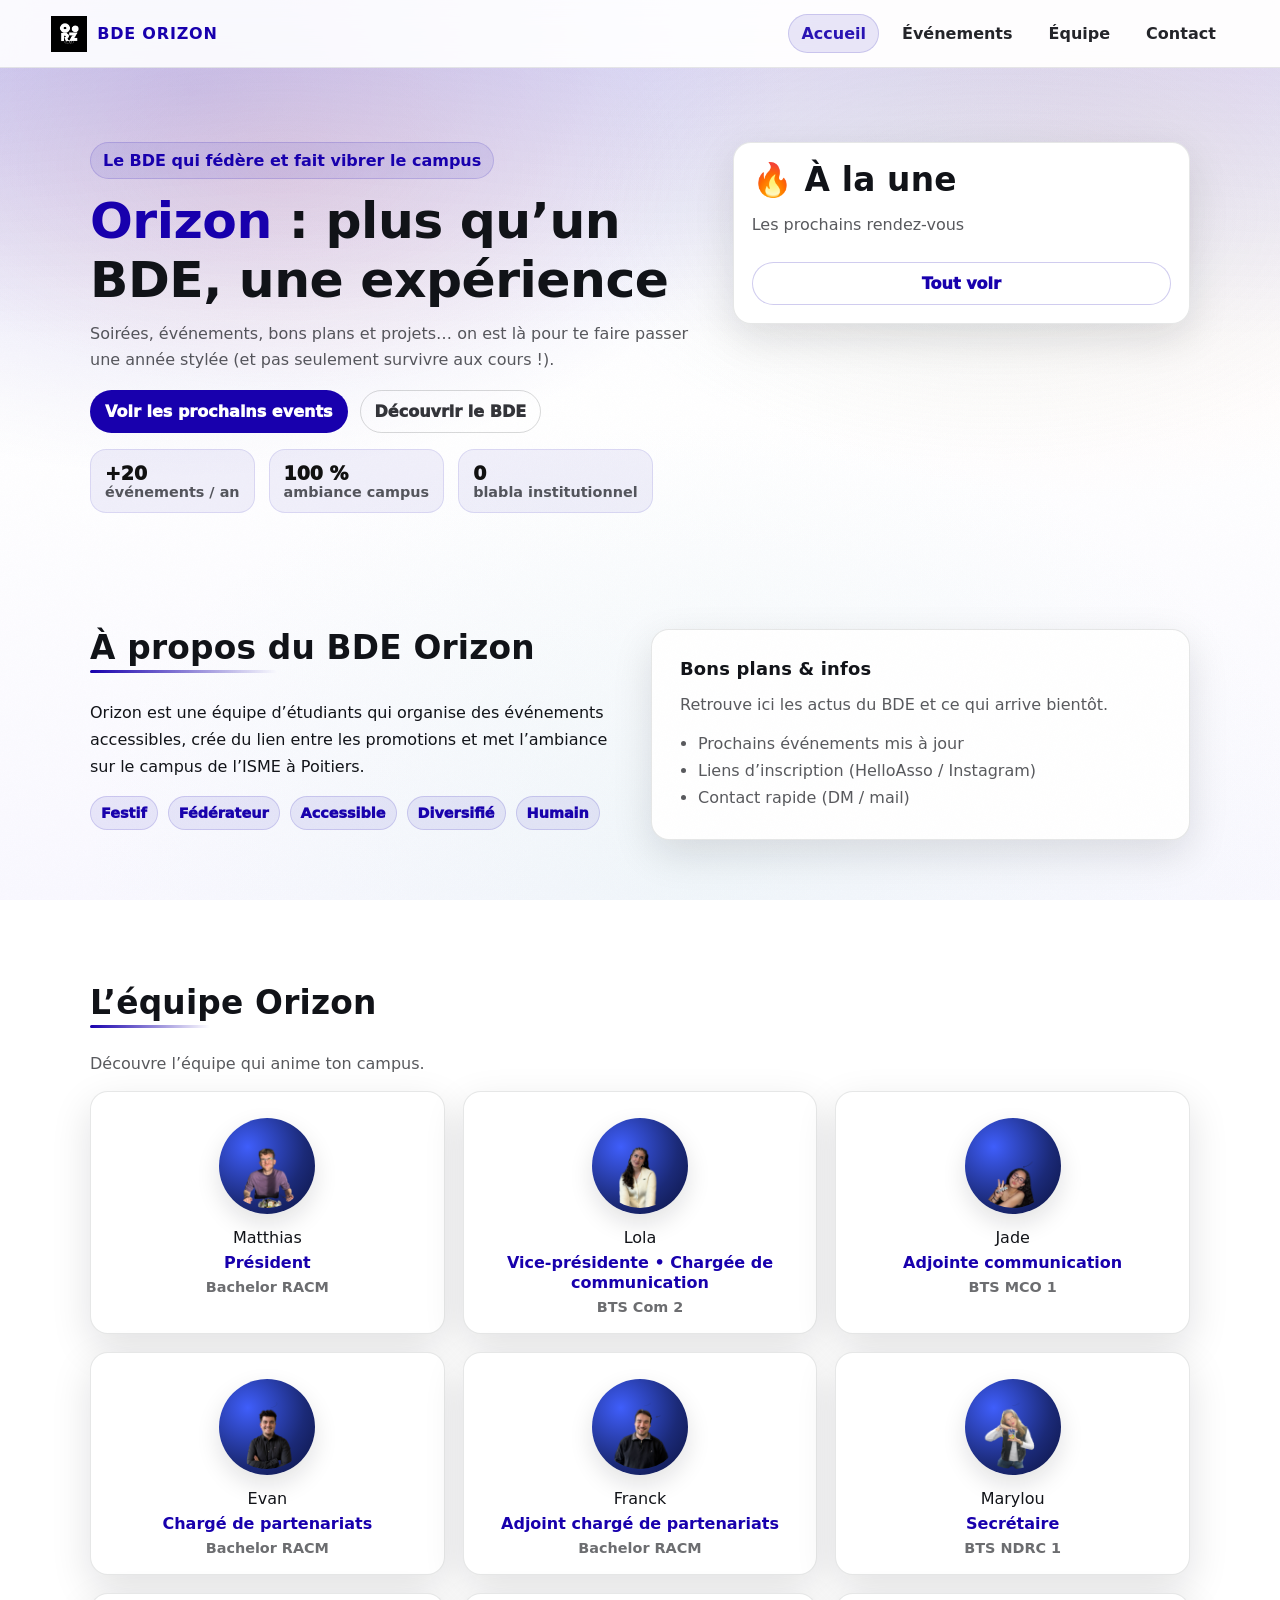
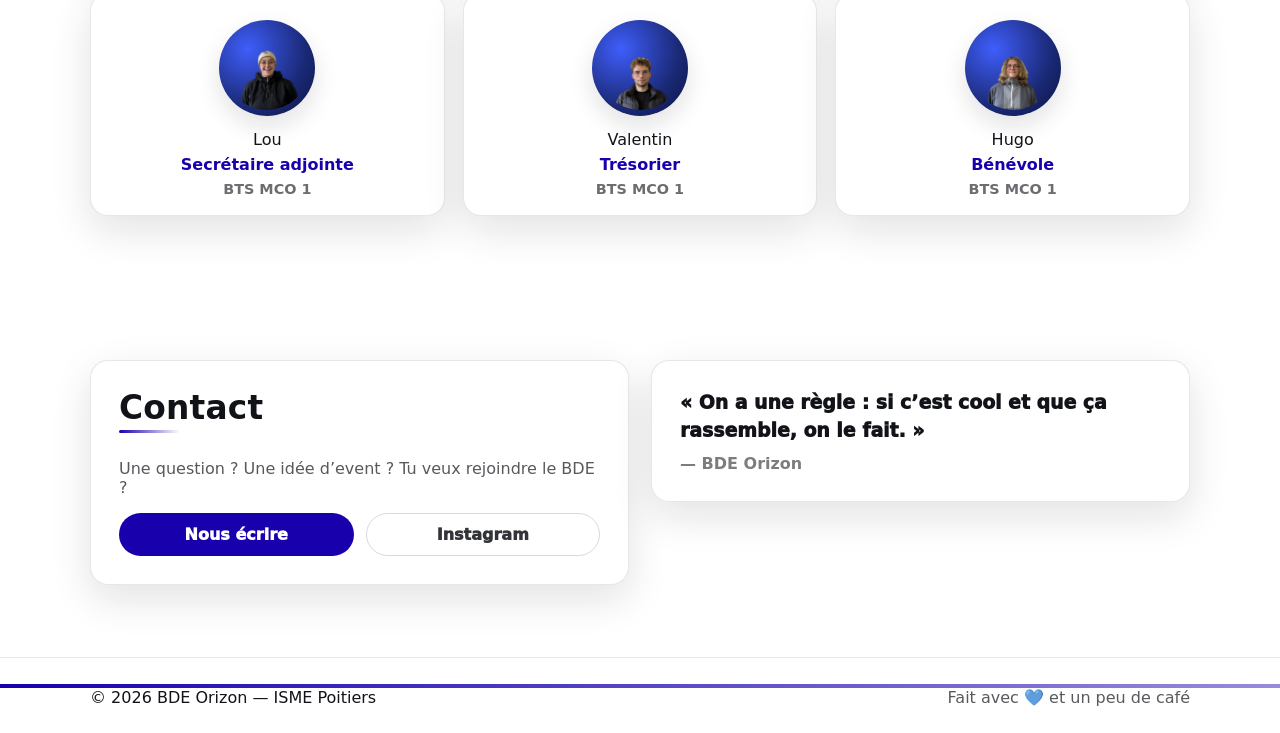
<file: index.html>
<!doctype html>
<html lang="fr">
<head>
  <meta charset="utf-8" />
  <meta name="viewport" content="width=device-width,initial-scale=1" />
  <title>BDE Orizon – ISME Poitiers | Soirées & événements étudiants</title>
  <meta name="description" content="BDE Orizon (ISME Poitiers) : soirées, événements étudiants, bons plans et vie de campus. Découvre les prochains rendez-vous et contacte l’équipe." />
  <meta name="robots" content="index,follow" />
  <link rel="stylesheet" href="style.css" />
</head>

<body>
  <!-- Navigation -->
  <header class="nav" id="top">
    <a class="brand" href="index.html">
      <img src="logo-white.png" alt="BDE Orizon" class="brand-logo" />
      <span class="brand-text">BDE&nbsp;ORIZON</span>
    </a>

    <nav class="menu" id="menu">
      <a class="menu-link is-active" href="index.html">Accueil</a>
      <a class="menu-link" href="events.html">Événements</a>
      <a class="menu-link" href="#team">Équipe</a>
      <a class="menu-link" href="#contact">Contact</a>
    </nav>

    <button class="burger" aria-label="Ouvrir le menu" onclick="toggleMenu()">
      <span></span><span></span><span></span>
    </button>
  </header>

  <main>
    <!-- Hero -->
    <section class="hero">
      <div class="hero-bg"></div>

      <div class="container hero-grid">
        <div class="hero-copy">
          <p class="pill">Le BDE qui fédère et fait vibrer le campus</p>
          <h1 class="h1"><span class="accent">Orizon</span> : plus qu’un BDE, une expérience</h1>
          <p class="lead">
            Soirées, événements, bons plans et projets… on est là pour te faire passer une année
            stylée (et pas seulement survivre aux cours !).
          </p>

          <div class="cta-row">
            <a class="btn btn-primary" href="events.html">Voir les prochains events</a>
            <a class="btn btn-ghost" href="#about">Découvrir le BDE</a>
          </div>

          <div class="stats">
            <div class="stat">
              <div class="stat-n">+20</div>
              <div class="stat-l">événements / an</div>
            </div>
            <div class="stat">
              <div class="stat-n">100&nbsp;%</div>
              <div class="stat-l">ambiance campus</div>
            </div>
            <div class="stat">
              <div class="stat-n">0</div>
              <div class="stat-l">blabla institutionnel</div>
            </div>
          </div>
        </div>

        <div class="hero-card">
          <div class="glass card">
            <h2 class="h2">🔥 À la une</h2>
            <p class="muted">Les prochains rendez-vous</p>
            <div id="highlight-events" class="mini-list"></div>
            <a class="btn btn-secondary full" href="events.html">Tout voir</a>
          </div>
        </div>
      </div>
    </section>

    <!-- About -->
    <section class="section" id="about">
      <div class="container split">
        <div>
          <h2 class="h2">À propos du BDE Orizon</h2>
          <p class="text">
            Orizon est une équipe d’étudiants qui organise des événements accessibles,
            crée du lien entre les promotions et met l’ambiance sur le campus de l’ISME à Poitiers.
          </p>

          <div class="chips">
            <span class="chip">Festif</span>
            <span class="chip">Fédérateur</span>
            <span class="chip">Accessible</span>
            <span class="chip">Diversifié</span>
            <span class="chip">Humain</span>
          </div>
        </div>

        <div class="card box-pad">
          <h3 class="h3">Bons plans &amp; infos</h3>
          <p class="muted">Retrouve ici les actus du BDE et ce qui arrive bientôt.</p>
          <ul class="list">
            <li>Prochains événements mis à jour</li>
            <li>Liens d’inscription (HelloAsso / Instagram)</li>
            <li>Contact rapide (DM / mail)</li>
          </ul>
        </div>
      </div>
    </section>

    <!-- Team -->
    <section class="section" id="team">
      <div class="container">
        <h2 class="h2">L’équipe Orizon</h2>
        <p class="muted">Découvre l’équipe qui anime ton campus.</p>

        <div class="grid-3">
          <div class="person card">
            <div class="avatar">
              <img src="img/team/team-matthias.png" alt="Matthias">
            </div>
            <div class="person-name">Matthias</div>
            <div class="person-role">Président</div>
            <div class="person-class">Bachelor RACM</div>
          </div>

          <div class="person card">
            <div class="avatar">
              <img src="img/team/team-lola.png" alt="Lola">
            </div>
            <div class="person-name">Lola</div>
            <div class="person-role">Vice-présidente • Chargée de communication</div>
            <div class="person-class">BTS Com 2</div>
          </div>

          <div class="person card">
            <div class="avatar">
              <img src="img/team/team-jade.png" alt="Jade">
            </div>
            <div class="person-name">Jade</div>
            <div class="person-role">Adjointe communication</div>
            <div class="person-class">BTS MCO 1</div>
          </div>

          <div class="person card">
            <div class="avatar">
              <img src="img/team/team-evan.png" alt="Evan">
            </div>
            <div class="person-name">Evan</div>
            <div class="person-role">Chargé de partenariats</div>
            <div class="person-class">Bachelor RACM</div>
          </div>

          <div class="person card">
            <div class="avatar">
              <img src="img/team/team-franc.png" alt="Franck">
            </div>
            <div class="person-name">Franck</div>
            <div class="person-role">Adjoint chargé de partenariats</div>
            <div class="person-class">Bachelor RACM</div>
          </div>

          <div class="person card">
            <div class="avatar">
              <img src="img/team/team-marylou.png" alt="Marylou">
            </div>
            <div class="person-name">Marylou</div>
            <div class="person-role">Secrétaire</div>
            <div class="person-class">BTS NDRC 1</div>
          </div>

          <div class="person card">
            <div class="avatar">
              <img src="img/team/team-lou.png" alt="Lou">
            </div>
            <div class="person-name">Lou</div>
            <div class="person-role">Secrétaire adjointe</div>
            <div class="person-class">BTS MCO 1</div>
          </div>

          <div class="person card">
            <div class="avatar">
              <img src="img/team/team-valentin.png" alt="Valentin">
            </div>
            <div class="person-name">Valentin</div>
            <div class="person-role">Trésorier</div>
            <div class="person-class">BTS MCO 1</div>
          </div>

          <div class="person card">
            <div class="avatar">
              <img src="img/team/team-hugo.png" alt="Hugo">
            </div>
            <div class="person-name">Hugo</div>
            <div class="person-role">Bénévole</div>
            <div class="person-class">BTS MCO 1</div>
          </div>
        </div>
      </div>
    </section>

    <!-- Contact -->
    <section class="section" id="contact">
      <div class="container split">
        <div class="card box-pad">
          <h2 class="h2">Contact</h2>
          <p class="muted">Une question ? Une idée d’event ? Tu veux rejoindre le BDE ?</p>

          <div class="contact-row">
            <a class="btn btn-primary full" href="mailto:isme.bde@gmail.com">Nous écrire</a>
            <a class="btn btn-ghost full" href="https://instagram.com/orizon_bde" target="_blank" rel="noreferrer">Instagram</a>
          </div>
        </div>

        <div class="quote card box-pad">
          <p class="quote-text">« On a une règle : si c’est cool et que ça rassemble, on le fait. »</p>
          <p class="quote-by">— BDE Orizon</p>
        </div>
      </div>
    </section>
  </main>

  <footer class="footer">
    <div class="container footer-row">
      <span>© <span id="year"></span> BDE Orizon — ISME Poitiers</span>
      <span class="muted">Fait avec 💙 et un peu de café</span>
    </div>
  </footer>

  <script src="script.js"></script>
</body>
</html>
</file>
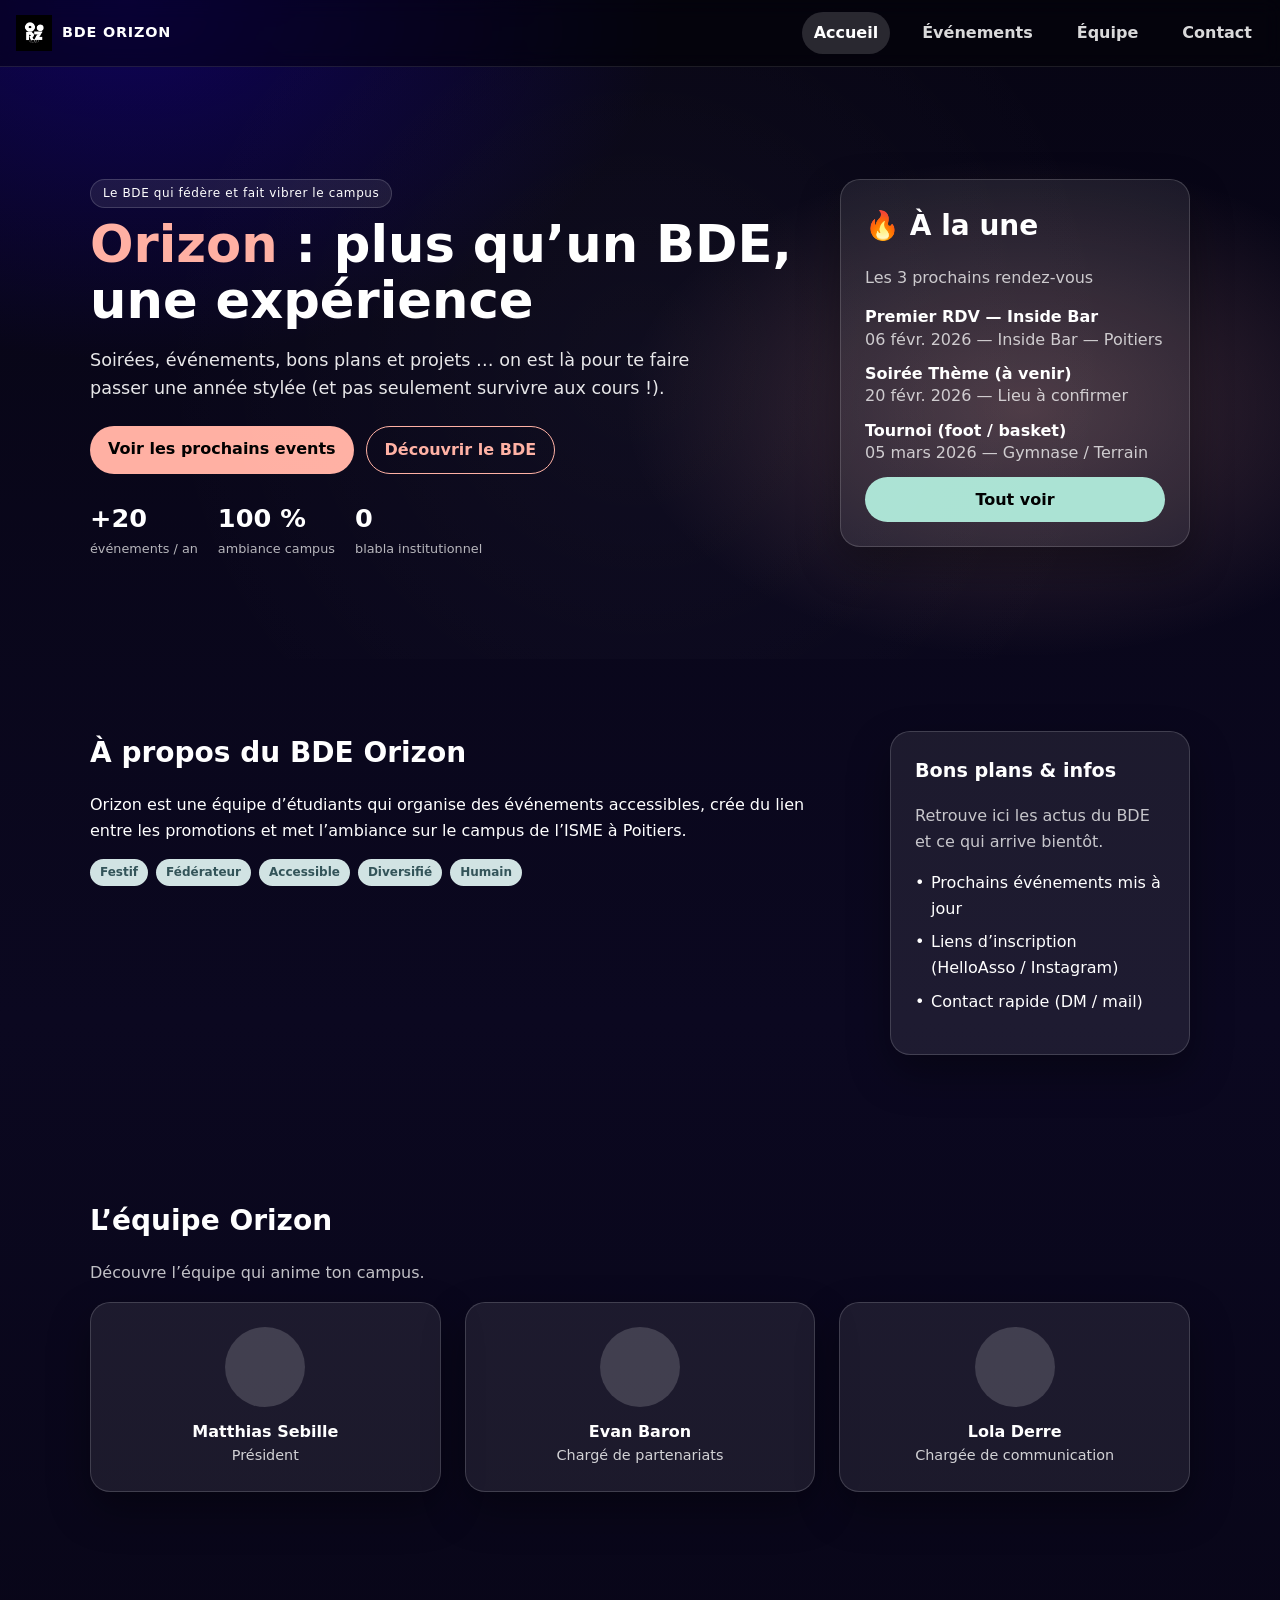
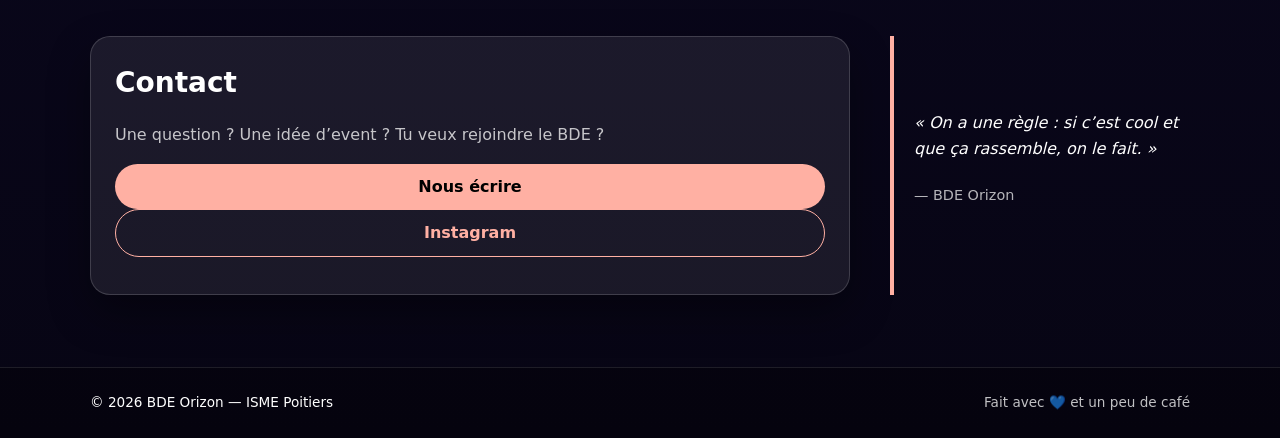
<file: bde-orizon-site/index.html>
<!doctype html>
<html lang="fr">
<head>
  <meta charset="utf-8" />
  <meta name="viewport" content="width=device-width,initial-scale=1" />
  <!-- Page title updated to reflect Orizon tagline -->
  <title>Orizon : plus qu’un BDE, une expérience — BDE Orizon</title>
  <link rel="stylesheet" href="style.css" />
</head>
<body>
  <!-- Navigation -->
  <header class="nav">
    <a class="brand" href="index.html">
      <img src="logo-white.png" alt="BDE Orizon" class="brand-logo" />
      <span class="brand-text">BDE&nbsp;ORIZON</span>
    </a>
    <nav class="menu">
      <a class="menu-link is-active" href="index.html">Accueil</a>
      <a class="menu-link" href="events.html">Événements</a>
      <a class="menu-link" href="#team">Équipe</a>
      <a class="menu-link" href="#contact">Contact</a>
    </nav>
    <button class="burger" aria-label="Ouvrir le menu" onclick="toggleMenu()">
      <span></span><span></span><span></span>
    </button>
  </header>
  <main>
    <!-- Hero section -->
    <section class="hero">
      <div class="hero-bg"></div>
      <div class="container hero-grid">
        <div class="hero-copy">
          <!-- Updated tagline to better represent the BDE spirit -->
          <p class="pill">Le BDE qui fédère et fait vibrer le campus</p>
          <!-- New hero headline reflecting the user’s suggestion -->
          <h1 class="h1"><span class="accent">Orizon</span> : plus qu’un BDE, une expérience</h1>
          <p class="lead">
            Soirées, événements, bons plans et projets … on est là pour te faire passer une année
            stylée (et pas seulement survivre aux cours !).
          </p>
          <div class="cta-row">
            <a class="btn btn-primary" href="events.html">Voir les prochains events</a>
            <a class="btn btn-ghost" href="#about">Découvrir le BDE</a>
          </div>
          <div class="stats">
            <div class="stat">
              <div class="stat-n">+20</div>
              <div class="stat-l">événements / an</div>
            </div>
            <div class="stat">
              <div class="stat-n">100&nbsp;%</div>
              <div class="stat-l">ambiance campus</div>
            </div>
            <div class="stat">
              <div class="stat-n">0</div>
              <div class="stat-l">blabla institutionnel</div>
            </div>
          </div>
        </div>
        <div class="hero-card">
          <div class="glass">
            <h2 class="h2">🔥 À la une</h2>
            <p class="muted">Les 3 prochains rendez‑vous</p>
            <div id="highlight-events" class="mini-list"></div>
            <a class="btn btn-secondary full" href="events.html">Tout voir</a>
          </div>
        </div>
      </div>
    </section>
    <!-- About -->
    <section class="section" id="about">
      <div class="container split">
        <div>
          <h2 class="h2">À propos du BDE Orizon</h2>
          <p class="text">
            Orizon est une équipe d’étudiants qui organise des événements accessibles,
            crée du lien entre les promotions et met l’ambiance sur le campus de l’ISME à Poitiers.
          </p>
          <div class="chips">
            <span class="chip">Festif</span>
            <span class="chip">Fédérateur</span>
            <span class="chip">Accessible</span>
            <span class="chip">Diversifié</span>
            <span class="chip">Humain</span>
          </div>
        </div>
        <div class="card">
          <h3 class="h3">Bons plans &amp; infos</h3>
          <p class="muted">Retrouve ici les actus du BDE et ce qui arrive bientôt.</p>
          <ul class="list">
            <li>Prochains événements mis à jour</li>
            <li>Liens d’inscription (HelloAsso / Instagram)</li>
            <li>Contact rapide (DM / mail)</li>
          </ul>
        </div>
      </div>
    </section>
    <!-- Team -->
    <section class="section" id="team">
      <div class="container">
        <h2 class="h2">L’équipe Orizon</h2>
          <!-- Updated description of the team section -->
          <p class="muted">Découvre l’équipe qui anime ton campus.</p>
        <div class="grid-3">
          <!-- Président -->
          <div class="person card">
            <div class="avatar"></div>
            <div class="person-name">Matthias&nbsp;Sebille</div>
            <div class="person-role">Président</div>
          </div>
          <!-- Chargé de partenariats -->
          <div class="person card">
            <div class="avatar"></div>
            <div class="person-name">Evan&nbsp;Baron</div>
            <div class="person-role">Chargé de partenariats</div>
          </div>
          <!-- Chargée de communication -->
          <div class="person card">
            <div class="avatar"></div>
            <div class="person-name">Lola&nbsp;Derre</div>
            <div class="person-role">Chargée de communication</div>
          </div>
        </div>
      </div>
    </section>
    <!-- Contact -->
    <section class="section" id="contact">
      <div class="container split">
        <div class="card">
          <h2 class="h2">Contact</h2>
          <p class="muted">Une question&nbsp;? Une idée d’event&nbsp;? Tu veux rejoindre le BDE&nbsp;?</p>
          <div class="contact-row">
          <!-- Contact email updated to real address -->
          <a class="btn btn-primary full" href="mailto:isme.bde@gmail.com">Nous écrire</a>
          <!-- Instagram handle updated -->
          <a class="btn btn-ghost full" href="https://instagram.com/orizon_bde" target="_blank" rel="noreferrer">Instagram</a>
          </div>
          <!-- Removed placeholder text for contact links, as the real contacts are now provided -->
          <p class="tiny muted"></p>
        </div>
        <div class="quote">
          <p class="quote-text">« On a une règle&nbsp;: si c’est cool et que ça rassemble, on le fait. »</p>
          <p class="quote-by">— BDE Orizon</p>
        </div>
      </div>
    </section>
  </main>
  <footer class="footer">
    <div class="container footer-row">
      <span>© <span id="year"></span> BDE Orizon — ISME Poitiers</span>
      <span class="muted">Fait avec&nbsp;💙 et un peu de café</span>
    </div>
  </footer>
  <script src="script.js"></script>
</body>
</html>
</file>
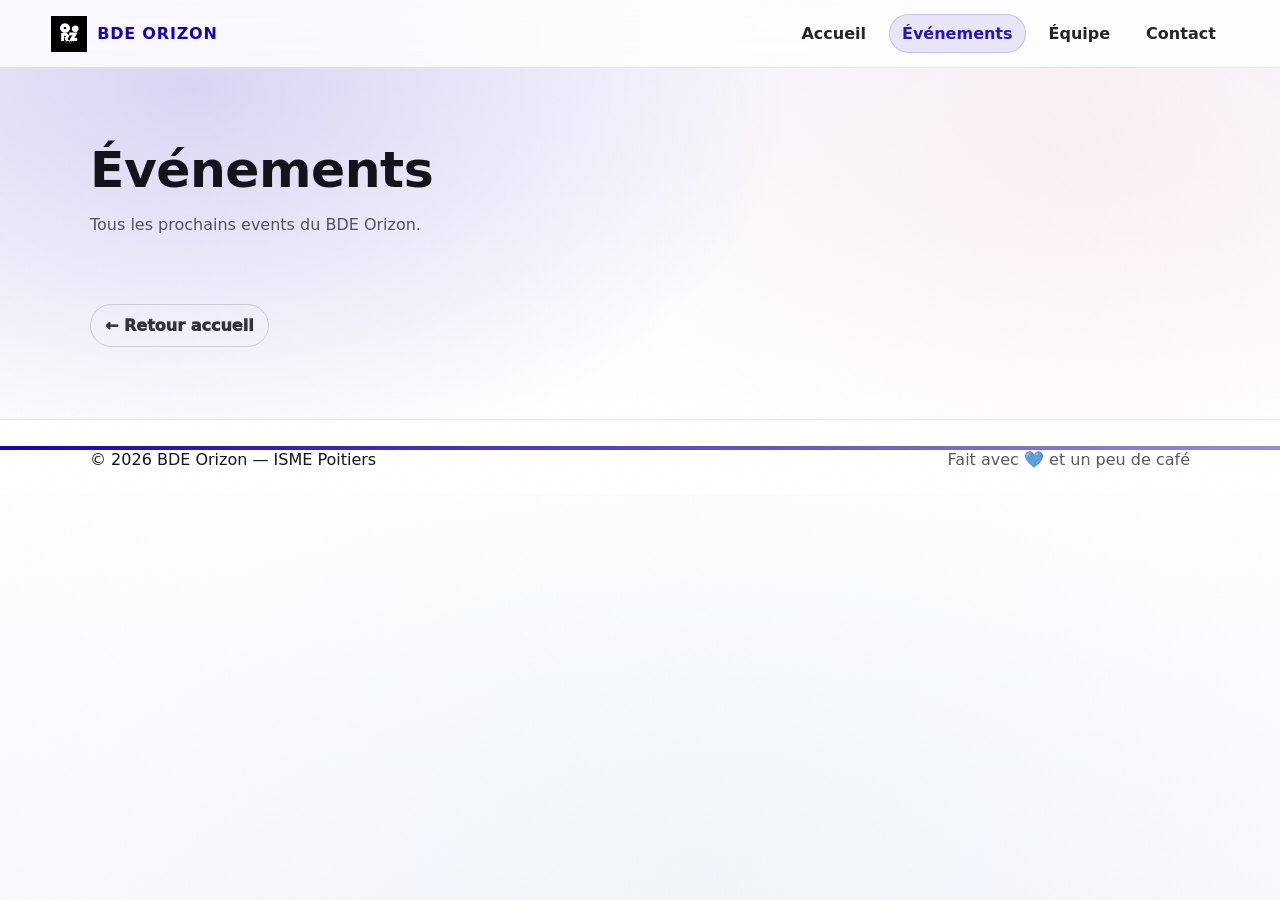
<file: events.html>
<!doctype html>
<html lang="fr">
<head>
  <meta charset="utf-8" />
  <meta name="viewport" content="width=device-width,initial-scale=1" />
  <title>Événements – BDE Orizon</title>
  <meta name="description" content="Tous les prochains événements du BDE Orizon (ISME Poitiers). Inscriptions, infos et bons plans." />
  <meta name="robots" content="index,follow" />
  <link rel="stylesheet" href="style.css" />
</head>

<body>
  <header class="nav" id="top">
    <a class="brand" href="index.html">
      <img src="logo-white.png" alt="BDE Orizon" class="brand-logo" />
      <span class="brand-text">BDE&nbsp;ORIZON</span>
    </a>

    <nav class="menu" id="menu">
      <a class="menu-link" href="index.html">Accueil</a>
      <a class="menu-link is-active" href="events.html">Événements</a>
      <a class="menu-link" href="index.html#team">Équipe</a>
      <a class="menu-link" href="index.html#contact">Contact</a>
    </nav>

    <button class="burger" aria-label="Ouvrir le menu" onclick="toggleMenu()">
      <span></span><span></span><span></span>
    </button>
  </header>

  <main>
    <section class="section">
      <div class="container">
        <h1 class="h1">Événements</h1>
        <p class="muted">Tous les prochains events du BDE Orizon.</p>

        <div class="spacer"></div>

        <div id="events-grid" class="events-grid"></div>

        <div class="spacer"></div>
        <a class="btn btn-ghost" href="index.html">← Retour accueil</a>
      </div>
    </section>
  </main>

  <footer class="footer">
    <div class="container footer-row">
      <span>© <span id="year"></span> BDE Orizon — ISME Poitiers</span>
      <span class="muted">Fait avec 💙 et un peu de café</span>
    </div>
  </footer>

  <script src="script.js"></script>
</body>
</html>
</file>
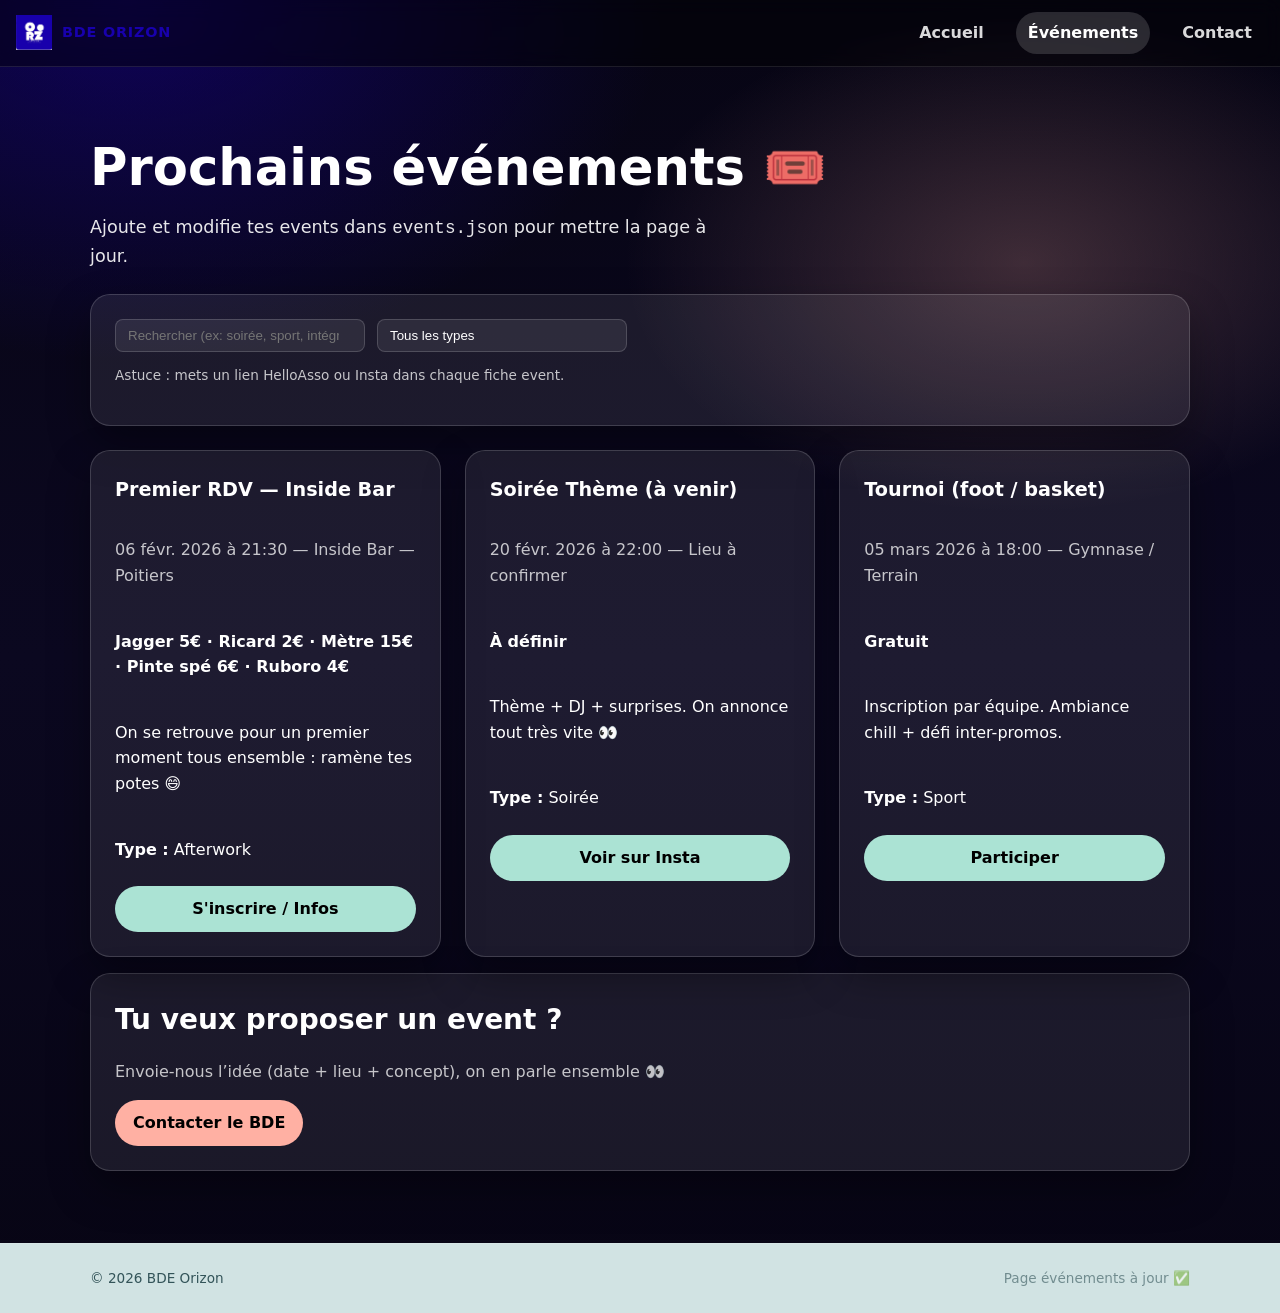
<file: bde-orizon-site/events.html>
<!doctype html>
<html lang="fr">
<head>
  <meta charset="utf-8" />
  <meta name="viewport" content="width=device-width,initial-scale=1" />
  <title>Événements — BDE Orizon</title>
  <link rel="stylesheet" href="style.css" />
</head>
<body>
  <header class="nav">
    <a class="brand" href="index.html">
      <img src="logo-blue.png" alt="BDE Orizon" class="brand-logo" />
      <span class="brand-text blue">BDE&nbsp;ORIZON</span>
    </a>
    <nav class="menu">
      <a class="menu-link" href="index.html">Accueil</a>
      <a class="menu-link is-active" href="events.html">Événements</a>
      <a class="menu-link" href="index.html#contact">Contact</a>
    </nav>
    <button class="burger" aria-label="Ouvrir le menu" onclick="toggleMenu()">
      <span></span><span></span><span></span>
    </button>
  </header>
  <main class="section">
    <div class="container">
      <div class="page-head">
        <h1 class="h1">Prochains événements 🎟️</h1>
        <p class="lead">Ajoute et modifie tes events dans <code>events.json</code> pour mettre la page à jour.</p>
      </div>
      <div class="filters card">
        <div class="filters-row">
          <input id="search" class="input" type="search" placeholder="Rechercher (ex: soirée, sport, intégration…)" />
          <select id="type" class="select">
            <option value="">Tous les types</option>
            <option value="Soirée">Soirée</option>
            <option value="Afterwork">Afterwork</option>
            <option value="Sport">Sport</option>
            <option value="Sortie">Sortie</option>
            <option value="Solidarité">Solidarité</option>
          </select>
        </div>
        <p class="tiny muted">Astuce&nbsp;: mets un lien HelloAsso ou Insta dans chaque fiche event.</p>
      </div>
      <div id="events-grid" class="grid-3"></div>
      <div class="card" style="margin-top:16px;">
        <h2 class="h2">Tu veux proposer un event&nbsp;?</h2>
        <p class="muted">Envoie‑nous l’idée (date + lieu + concept), on en parle ensemble 👀</p>
        <a class="btn btn-primary" href="index.html#contact">Contacter le BDE</a>
      </div>
    </div>
  </main>
  <footer class="footer light">
    <div class="container footer-row">
      <span>© <span id="year"></span> BDE Orizon</span>
      <span class="muted">Page événements à jour ✅</span>
    </div>
  </footer>
  <script src="script.js"></script>
</body>
</html>
</file>
<file: style.css>
/* =========================
   BDE ORIZON — STYLE GLOBAL (LIGHT)
   Charte : #1800ad + palette
   Fond premium sans lignes / sans répétitions visibles
   ========================= */

/* ===== Reset ===== */
* { box-sizing: border-box; }
html, body { height: 100%; }
body { margin: 0; }
img { max-width: 100%; display: block; }
a { color: inherit; text-decoration: none; }
code { font-family: ui-monospace, SFMono-Regular, Menlo, Monaco, Consolas, "Liberation Mono", "Courier New", monospace; }

/* ===== Variables ===== */
:root{
  --orz-blue: #1800ad;
  --orz-black: #000000;
  --orz-peach: #ffb0a3;
  --orz-ice: #d1e3e3;
  --orz-slate: #335459;
  --orz-mint: #abe3d4;

  --bg: #ffffff;
  --surface: #ffffff;
  --surface-2: rgba(255,255,255,.82);

  --text: #111318;
  --muted: rgba(17,19,24,.70);
  --muted2: rgba(17,19,24,.55);

  --stroke: rgba(17,19,24,.10);
  --stroke-2: rgba(17,19,24,.14);
  --shadow: 0 14px 40px rgba(17,19,24,.12);

  --radius: 18px;
  --radius-sm: 14px;

  --font-title: system-ui, -apple-system, Segoe UI, Roboto, Arial;
  --font-text: ui-sans-serif, system-ui, -apple-system, Segoe UI, Roboto, Arial;

  --container: 1100px;
}

/* ===== Base + Fond premium (sans bandes/lignes) ===== */
html, body { min-height: 100%; }

body{
  color: var(--text);
  font-family: var(--font-text);
  overflow-x: hidden;

  background:
    radial-gradient(1000px 650px at 15% 10%, rgba(24,0,173,.14), transparent 60%),
    radial-gradient(850px 560px at 85% 18%, rgba(255,176,163,.14), transparent 60%),
    radial-gradient(1000px 700px at 55% 95%, rgba(171,227,212,.12), transparent 62%),
    linear-gradient(180deg, #f7f7ff 0%, #ffffff 45%, #f9f8ff 100%);
  background-repeat: no-repeat;
  background-attachment: fixed;
  background-size: cover;
}

/* Grain ultra léger pour casser les “lignes” */
body::before{
  content:"";
  position: fixed;
  inset: 0;
  pointer-events: none;
  opacity: .06;
  background-image: url("data:image/svg+xml,%3Csvg xmlns='http://www.w3.org/2000/svg' width='220' height='220'%3E%3Cfilter id='n'%3E%3CfeTurbulence type='fractalNoise' baseFrequency='.8' numOctaves='2' stitchTiles='stitch'/%3E%3C/filter%3E%3Crect width='100%25' height='100%25' filter='url(%23n)' opacity='.35'/%3E%3C/svg%3E");
  background-repeat: repeat;
  background-size: 220px 220px;
}

/* ===== Helpers ===== */
.container{ width: min(var(--container), 92%); margin: 0 auto; }
.section{ padding: 72px 0; }
.spacer{ height: 18px; }

.muted{ color: var(--muted); }
.tiny{ font-size: .86rem; color: var(--muted2); }
.lead{ color: var(--muted); line-height: 1.65; margin: 0 0 16px; }
.text{ line-height: 1.7; }

.accent{ color: var(--orz-blue); }

code{
  background: rgba(24,0,173,.08);
  padding: 2px 7px;
  border-radius: 10px;
  border: 1px solid rgba(24,0,173,.12);
}

/* ===== Titres ===== */
.h1, .h2, .h3{
  font-family: var(--font-title);
  letter-spacing: .2px;
}
.h1{ font-size: clamp(2rem, 4.1vw, 3.15rem); margin: 0 0 12px; font-weight: 800; letter-spacing: -0.5px; }
.h2{ font-size: clamp(1.35rem, 2.6vw, 2.05rem); margin: 0 0 10px; font-weight: 700; }
.h3{ font-size: 1.12rem; margin: 0 0 8px; font-weight: 700; }

/* Soulignement élégant titres section */
.section .h2{
  position: relative;
  display: inline-block;
  padding-bottom: 6px;
}
.section .h2::after{
  content: "";
  position: absolute;
  left: 0;
  bottom: 0;
  width: 42%;
  height: 3px;
  background: linear-gradient(90deg, var(--orz-blue), transparent);
  border-radius: 2px;
}

/* ===== Cards ===== */
.card{
  background: var(--surface);
  border: 1px solid var(--stroke);
  border-radius: var(--radius);
  box-shadow: var(--shadow);
  transition: transform .15s ease, box-shadow .15s ease;
}
.card:hover{
  transform: translateY(-4px);
  box-shadow: 0 18px 40px rgba(24,0,173,.14);
}

.box-pad{ padding: 28px; }

/* ===== NAV ===== */
.nav{
  position: sticky;
  top: 0;
  z-index: 50;
  display: flex;
  align-items: center;
  justify-content: space-between;
  padding: 14px 4%;
  background: var(--surface-2);
  border-bottom: 1px solid var(--stroke);
  backdrop-filter: blur(14px);
}

.brand{ display: flex; align-items: center; gap: 10px; }
.brand-logo{ width: 36px; height: 36px; object-fit: contain; }
.brand-text{ font-weight: 900; letter-spacing: .8px; color: var(--orz-blue); }

.menu{ display: flex; gap: 10px; align-items: center; }
.menu-link{
  font-weight: 850;
  opacity: .92;
  padding: 9px 12px;
  border-radius: 999px;
  border: 1px solid transparent;
}
.menu-link:hover{
  background: rgba(24,0,173,.06);
  border-color: rgba(24,0,173,.12);
}
.menu-link.is-active{
  background: rgba(24,0,173,.10);
  border-color: rgba(24,0,173,.16);
  color: var(--orz-blue);
}

.burger{
  display: none;
  width: 44px;
  height: 44px;
  border-radius: 14px;
  border: 1px solid var(--stroke-2);
  background: #fff;
  cursor: pointer;
}
.burger span{
  display: block;
  height: 2px;
  width: 18px;
  margin: 5px auto;
  background: rgba(17,19,24,.88);
  border-radius: 2px;
}

/* ===== HERO ===== */
.hero{ position: relative; padding: 74px 0 44px; }
.hero-bg{
  position: absolute;
  inset: 0;
  pointer-events: none;
  background:
    linear-gradient(180deg, rgba(24,0,173,.10), rgba(24,0,173,0) 55%),
    radial-gradient(650px 360px at 22% 20%, rgba(255,176,163,.20), transparent 62%),
    radial-gradient(700px 400px at 78% 30%, rgba(171,227,212,.16), transparent 62%);
}
.hero-grid{
  position: relative;
  display: grid;
  grid-template-columns: 1.15fr .85fr;
  gap: 24px;
  align-items: start;
}

.pill{
  display: inline-flex;
  align-items: center;
  gap: 8px;
  padding: 8px 12px;
  border-radius: 999px;
  background: rgba(24,0,173,.08);
  border: 1px solid rgba(24,0,173,.14);
  color: var(--orz-blue);
  font-weight: 900;
  margin: 0 0 12px;
}

.hero-card .glass{
  padding: 18px;
  border-radius: var(--radius);
  background: #fff;
  border: 1px solid var(--stroke);
  box-shadow: var(--shadow);
}

/* Mini list */
.mini-list{ display: flex; flex-direction: column; gap: 10px; margin: 12px 0; }
.mini-item{
  display: block;
  padding: 10px 12px;
  border-radius: var(--radius-sm);
  background: rgba(24,0,173,.06);
  border: 1px solid rgba(24,0,173,.10);
}
.mini-item:hover{ background: rgba(24,0,173,.08); }
.mini-title{ font-weight: 950; color: #111; }
.mini-meta{ color: var(--muted); font-size: .92rem; margin-top: 3px; }

/* ===== Buttons ===== */
.cta-row{ display: flex; gap: 12px; flex-wrap: wrap; margin: 12px 0 16px; }

.btn{
  display: inline-flex;
  align-items: center;
  justify-content: center;
  gap: 10px;
  padding: 11px 14px;
  border-radius: 999px;
  font-weight: 950;
  border: 1px solid transparent;
  transition: transform .12s ease, box-shadow .12s ease, filter .12s ease, background .12s ease;
}
.btn:hover{ transform: translateY(-2px); filter: brightness(1.02); box-shadow: 0 10px 22px rgba(24,0,173,.18); }
.btn.full{ width: 100%; }
.btn:active{ transform: translateY(0); box-shadow: none; }

.btn-primary{
  background: var(--orz-blue);
  color: #fff;
  border-color: rgba(24,0,173,.22);
}
.btn-secondary{
  background: #fff;
  border-color: rgba(24,0,173,.20);
  color: var(--orz-blue);
}
.btn-ghost{
  background: transparent;
  border-color: rgba(17,19,24,.16);
  color: rgba(17,19,24,.86);
}

/* ===== Stats ===== */
.stats{ display:flex; gap:14px; flex-wrap:wrap; margin-top:6px; }
.stat{
  background: rgba(24,0,173,.06);
  border: 1px solid rgba(24,0,173,.10);
  border-radius: 16px;
  padding: 12px 14px;
  min-width: 140px;
}
.stat-n{ font-weight: 950; font-size: 1.18rem; color: #111; }
.stat-l{ color: var(--muted); font-weight: 850; font-size: .9rem; }

/* ===== Split / Chips ===== */
.split{
  display: grid;
  grid-template-columns: 1fr 1fr;
  gap: 22px;
  align-items: start;
}
.list{ margin: 10px 0 0; padding-left: 18px; color: var(--muted); line-height: 1.7; }

.chips{ display:flex; gap:10px; flex-wrap:wrap; margin-top:12px; }
.chip{
  font-weight: 950;
  color: var(--orz-blue);
  background: rgba(24,0,173,.08);
  border: 1px solid rgba(24,0,173,.14);
  padding: 8px 10px;
  border-radius: 999px;
  font-size: .9rem;
}

/* ===== Grids ===== */
.grid-3{
  display: grid;
  grid-template-columns: repeat(3, 1fr);
  gap: 18px;
  margin-top: 18px;
}

/* ===== Team ===== */
.person{ text-align:center; padding: 18px; }

/* Le cercle bleu dégradé (fond) */
.avatar{
  width: 96px;
  height: 96px;
  margin: 8px auto 14px;
  border-radius: 999px;
  padding: 6px;
  background: radial-gradient(
    circle at 30% 30%,
    #3f5efb 0%,
    #1b2a78 60%,
    #0b1240 100%
  );
  box-shadow: 0 10px 24px rgba(17,19,24,.12);
}

/* L’image à l’intérieur : transparente + centrée */
.avatar img{
  width: 100%;
  height: 100%;
  border-radius: 999px;
  object-fit: cover;      /* remplit le cercle */
  object-position: center;/* centre la personne */
  background: transparent;
  display: block;
}
}

.person-name{ font-weight: 950; font-size: 1.15rem; }
.person-role{ margin-top: 6px; color: var(--orz-blue); font-weight: 900; line-height: 1.25; }
.person-class{ margin-top: 6px; font-size: .9rem; color: rgba(17,19,24,.62); font-weight: 800; }

/* ===== Events ===== */
.events-grid{
  display: grid;
  grid-template-columns: repeat(3, 1fr);
  gap: 16px;
  margin-top: 18px;
}
.event{ padding: 18px; }

.event-top{
  display: flex;
  justify-content: space-between;
  align-items: center;
  gap: 10px;
  margin-bottom: 10px;
}

.badge{
  display: inline-flex;
  align-items: center;
  padding: 6px 10px;
  border-radius: 999px;
  font-weight: 950;
  font-size: .82rem;
  background: rgba(24,0,173,.08);
  border: 1px solid rgba(24,0,173,.14);
  color: var(--orz-blue);
}

.event-date{
  color: rgba(17,19,24,.62);
  font-weight: 900;
  font-size: .9rem;
}

.event-prices{
  margin: 12px 0 0;
  padding-left: 18px;
  color: rgba(17,19,24,.75);
  line-height: 1.7;
}
.event-prices li{ margin: 4px 0; }

.event-note{
  margin: 10px 0 0;
  color: rgba(17,19,24,.74);
  line-height: 1.6;
  font-size: .95rem;
}

.ha-embed{
  margin-top: 12px;
  width: 100%;
}
.ha-embed iframe{
  display: block;
  width: 100%;
  border: 0;
  border-radius: 12px;
  overflow: hidden;
}

/* ===== Contact / Quote ===== */
.contact-row{ display: grid; grid-template-columns: 1fr 1fr; gap: 12px; margin-top: 14px; }

.quote-text{ font-size: 1.18rem; font-weight: 950; line-height: 1.45; margin: 0; }
.quote-by{ margin: 10px 0 0; color: var(--muted2); font-weight: 900; }

/* ===== Footer ===== */
.footer{
  padding: 26px 0;
  border-top: 1px solid var(--stroke);
  background: #fff;
}
.footer-row{
  display: flex;
  justify-content: space-between;
  gap: 12px;
  flex-wrap: wrap;
}
.footer::before{
  content:"";
  display:block;
  height: 4px;
  background: linear-gradient(90deg, var(--orz-blue), rgba(24,0,173,.45));
}

/* ===== Responsive ===== */
@media (max-width: 980px){
  .hero-grid{ grid-template-columns: 1fr; }
  .split{ grid-template-columns: 1fr; }
  .grid-3{ grid-template-columns: 1fr 1fr; }
  .events-grid{ grid-template-columns: 1fr 1fr; }
}

@media (max-width: 600px){
  .menu{
    display: none;
    flex-direction: column;
    gap: 8px;
    position: absolute;
    top: 62px;
    right: 12px;
    padding: 12px;
    border-radius: var(--radius);
    border: 1px solid var(--stroke);
    background: rgba(255,255,255,.92);
    backdrop-filter: blur(14px);
  }
  .nav.open .menu{ display: flex; }
  .burger{ display: block; }

  .grid-3{ grid-template-columns: 1fr; }
  .events-grid{ grid-template-columns: 1fr; }
  .contact-row{ grid-template-columns: 1fr; }
}
</file>
<file: bde-orizon-site/style.css>
/* Root variables from charte graphique */
:root {
  --orz-blue: #1800ad;
  --black: #000000;
  --peach: #ffb0a3;
  --ice: #d1e3e3;
  --teal: #abe3d4;
  --slate: #335459;
  --bg: #0c0721;
  --card: rgba(255, 255, 255, 0.08);
  --stroke: rgba(255, 255, 255, 0.16);
  --shadow: 0 18px 40px rgba(0, 0, 0, 0.35);
  --radius: 20px;
}

/* Base */
*,
*::before,
*::after {
  box-sizing: border-box;
}
html,
body {
  margin: 0;
  padding: 0;
}
body {
  font-family: system-ui, -apple-system, Segoe UI, Roboto, Arial, sans-serif;
  line-height: 1.6;
  color: #ffffff;
  background: radial-gradient(900px 600px at 10% 0%, rgba(24, 0, 173, 0.45), transparent 60%),
              radial-gradient(800px 500px at 80% 20%, rgba(255, 176, 163, 0.22), transparent 50%),
              linear-gradient(180deg, #070514, #0b0820 50%, #070514);
}
a {
  color: inherit;
}
img {
  display: block;
  max-width: 100%;
}

/* Containers */
.container {
  width: min(1100px, 92%);
  margin: 0 auto;
}
.section {
  padding: 72px 0;
}

/* Typography */
.h1 {
  font-size: clamp(2rem, 5vw, 3.2rem);
  line-height: 1.1;
  margin: 0 0 1rem;
}
.h2 {
  font-size: 1.75rem;
  margin: 0 0 0.75rem;
}
.h3 {
  font-size: 1.2rem;
  margin: 0 0 0.5rem;
}
.lead {
  opacity: 0.9;
  font-size: 1.1rem;
  max-width: 56ch;
}
.muted {
  opacity: 0.75;
}
.tiny {
  font-size: 0.85rem;
}
.pill {
  display: inline-block;
  padding: 0.25rem 0.75rem;
  border-radius: 999px;
  background: var(--card);
  border: 1px solid var(--stroke);
  font-size: 0.75rem;
  letter-spacing: 0.05em;
  margin-bottom: 0.5rem;
}
.accent {
  color: var(--peach);
}

/* Navigation */
.nav {
  position: sticky;
  top: 0;
  z-index: 50;
  display: flex;
  align-items: center;
  justify-content: space-between;
  padding: 12px 16px;
  backdrop-filter: blur(10px);
  background: rgba(0, 0, 0, 0.4);
  border-bottom: 1px solid rgba(255, 255, 255, 0.1);
}
.brand {
  display: flex;
  align-items: center;
  gap: 10px;
  text-decoration: none;
  font-weight: 800;
  letter-spacing: 0.05em;
}
.brand-logo {
  width: 36px;
  height: 36px;
  object-fit: contain;
}
.brand-text {
  font-size: 0.9rem;
  color: #fff;
  text-transform: uppercase;
}
.brand-text.blue {
  color: var(--orz-blue);
}
.menu {
  display: flex;
  gap: 20px;
}
.menu-link {
  text-decoration: none;
  padding: 8px 12px;
  border-radius: 999px;
  font-weight: 650;
  opacity: 0.85;
  transition: background 0.2s, opacity 0.2s;
}
.menu-link:hover {
  opacity: 1;
  background: rgba(255, 255, 255, 0.1);
}
.menu-link.is-active {
  background: rgba(255, 255, 255, 0.15);
  opacity: 1;
}
.burger {
  display: none;
  flex-direction: column;
  justify-content: space-between;
  width: 20px;
  height: 18px;
  background: none;
  border: none;
  padding: 0;
  cursor: pointer;
}
.burger span {
  display: block;
  height: 2px;
  width: 100%;
  background: #fff;
  border-radius: 2px;
}

/* Hero */
.hero {
  position: relative;
  padding: 100px 0;
  overflow: hidden;
}
.hero-bg {
  position: absolute;
  top: 0;
  left: 0;
  width: 100%;
  height: 100%;
  background: radial-gradient(circle at center, rgba(255, 255, 255, 0.03), transparent 70%);
  pointer-events: none;
}
.hero-grid {
  display: grid;
  gap: 40px;
  align-items: center;
}
@media (min-width: 900px) {
  .hero-grid {
    grid-template-columns: 1fr 350px;
  }
}
.hero-copy .cta-row {
  margin: 1.5rem 0;
  display: flex;
  gap: 12px;
  flex-wrap: wrap;
}
.stats {
  display: flex;
  gap: 20px;
  margin-top: 1rem;
}
.stat {
  display: flex;
  flex-direction: column;
  align-items: flex-start;
}
.stat-n {
  font-size: 1.6rem;
  font-weight: 700;
}
.stat-l {
  font-size: 0.8rem;
  opacity: 0.7;
}
.hero-card {
  display: flex;
  justify-content: center;
}
.glass {
  background: var(--card);
  border: 1px solid var(--stroke);
  box-shadow: var(--shadow);
  border-radius: var(--radius);
  padding: 24px;
  width: 100%;
}
.mini-list {
  margin: 12px 0;
}
.mini-item {
  margin-bottom: 12px;
  line-height: 1.4;
}

/* Buttons */
.btn {
  display: inline-block;
  padding: 10px 18px;
  border-radius: 999px;
  text-decoration: none;
  font-weight: 600;
  cursor: pointer;
  transition: background 0.2s, color 0.2s;
}
.btn.full {
  display: block;
  text-align: center;
}
.btn-primary {
  background: var(--peach);
  color: var(--black);
}
.btn-primary:hover {
  background: #ffc4b7;
}
.btn-secondary {
  background: var(--teal);
  color: var(--black);
}
.btn-secondary:hover {
  background: #bff0e3;
}
.btn-ghost {
  background: transparent;
  border: 1px solid var(--peach);
  color: var(--peach);
}
.btn-ghost:hover {
  background: rgba(255, 176, 163, 0.2);
}

/* Cards & lists */
.card {
  background: var(--card);
  border: 1px solid var(--stroke);
  border-radius: var(--radius);
  padding: 24px;
  box-shadow: var(--shadow);
}
.list {
  list-style: none;
  padding-left: 0;
}
.list li {
  margin-bottom: 8px;
  padding-left: 16px;
  position: relative;
}
.list li::before {
  content: '•';
  position: absolute;
  left: 0;
}

/* Chips */
.chips {
  display: flex;
  flex-wrap: wrap;
  gap: 8px;
  margin-top: 12px;
}
.chip {
  padding: 4px 10px;
  border-radius: 999px;
  background: var(--ice);
  color: var(--slate);
  font-size: 0.75rem;
  font-weight: 600;
}

/* Split layout */
.split {
  display: grid;
  gap: 40px;
}
@media (min-width: 800px) {
  .split {
    grid-template-columns: 1fr 300px;
  }
}

/* Grid of three */
.grid-3 {
  display: grid;
  gap: 24px;
}
@media (min-width: 700px) {
  .grid-3 {
    grid-template-columns: repeat(3, 1fr);
  }
}

/* Person card */
.person {
  text-align: center;
}
.avatar {
  width: 80px;
  height: 80px;
  border-radius: 50%;
  background: var(--stroke);
  margin: 0 auto 12px;
}
.person-name {
  font-weight: 700;
}
.person-role {
  font-size: 0.9rem;
  opacity: 0.8;
}

/* Quote */
.quote {
  display: flex;
  flex-direction: column;
  justify-content: center;
  padding-left: 20px;
  border-left: 4px solid var(--peach);
}
.quote-text {
  font-style: italic;
  margin: 0 0 8px;
}
.quote-by {
  font-size: 0.9rem;
  opacity: 0.7;
}

/* Filters */
.filters {
  margin: 24px 0;
}
.filters-row {
  display: flex;
  flex-wrap: wrap;
  gap: 12px;
}
.input,
.select {
  padding: 8px 12px;
  border-radius: 8px;
  border: 1px solid var(--stroke);
  background: var(--card);
  color: #fff;
  min-width: 250px;
}
.select {
  appearance: none;
}

/* Events grid */
.event.card {
  display: flex;
  flex-direction: column;
  gap: 8px;
}
.price {
  font-weight: 600;
}

/* Footer */
.footer {
  padding: 24px 0;
  background: rgba(0, 0, 0, 0.3);
  border-top: 1px solid rgba(255, 255, 255, 0.1);
}
.footer-row {
  display: flex;
  justify-content: space-between;
  flex-wrap: wrap;
  gap: 12px;
  font-size: 0.85rem;
}
.footer.light {
  background: var(--ice);
  color: var(--slate);
}
.footer.light .muted {
  opacity: 0.6;
}

/* Responsive navigation (burger) */
@media (max-width: 600px) {
  .menu {
    display: none;
    flex-direction: column;
    gap: 8px;
    background: rgba(0, 0, 0, 0.8);
    position: absolute;
    top: 64px;
    right: 16px;
    padding: 12px;
    border-radius: var(--radius);
  }
  .nav.open .menu {
    display: flex;
  }
  .burger {
    display: flex;
  }
}
</file>
